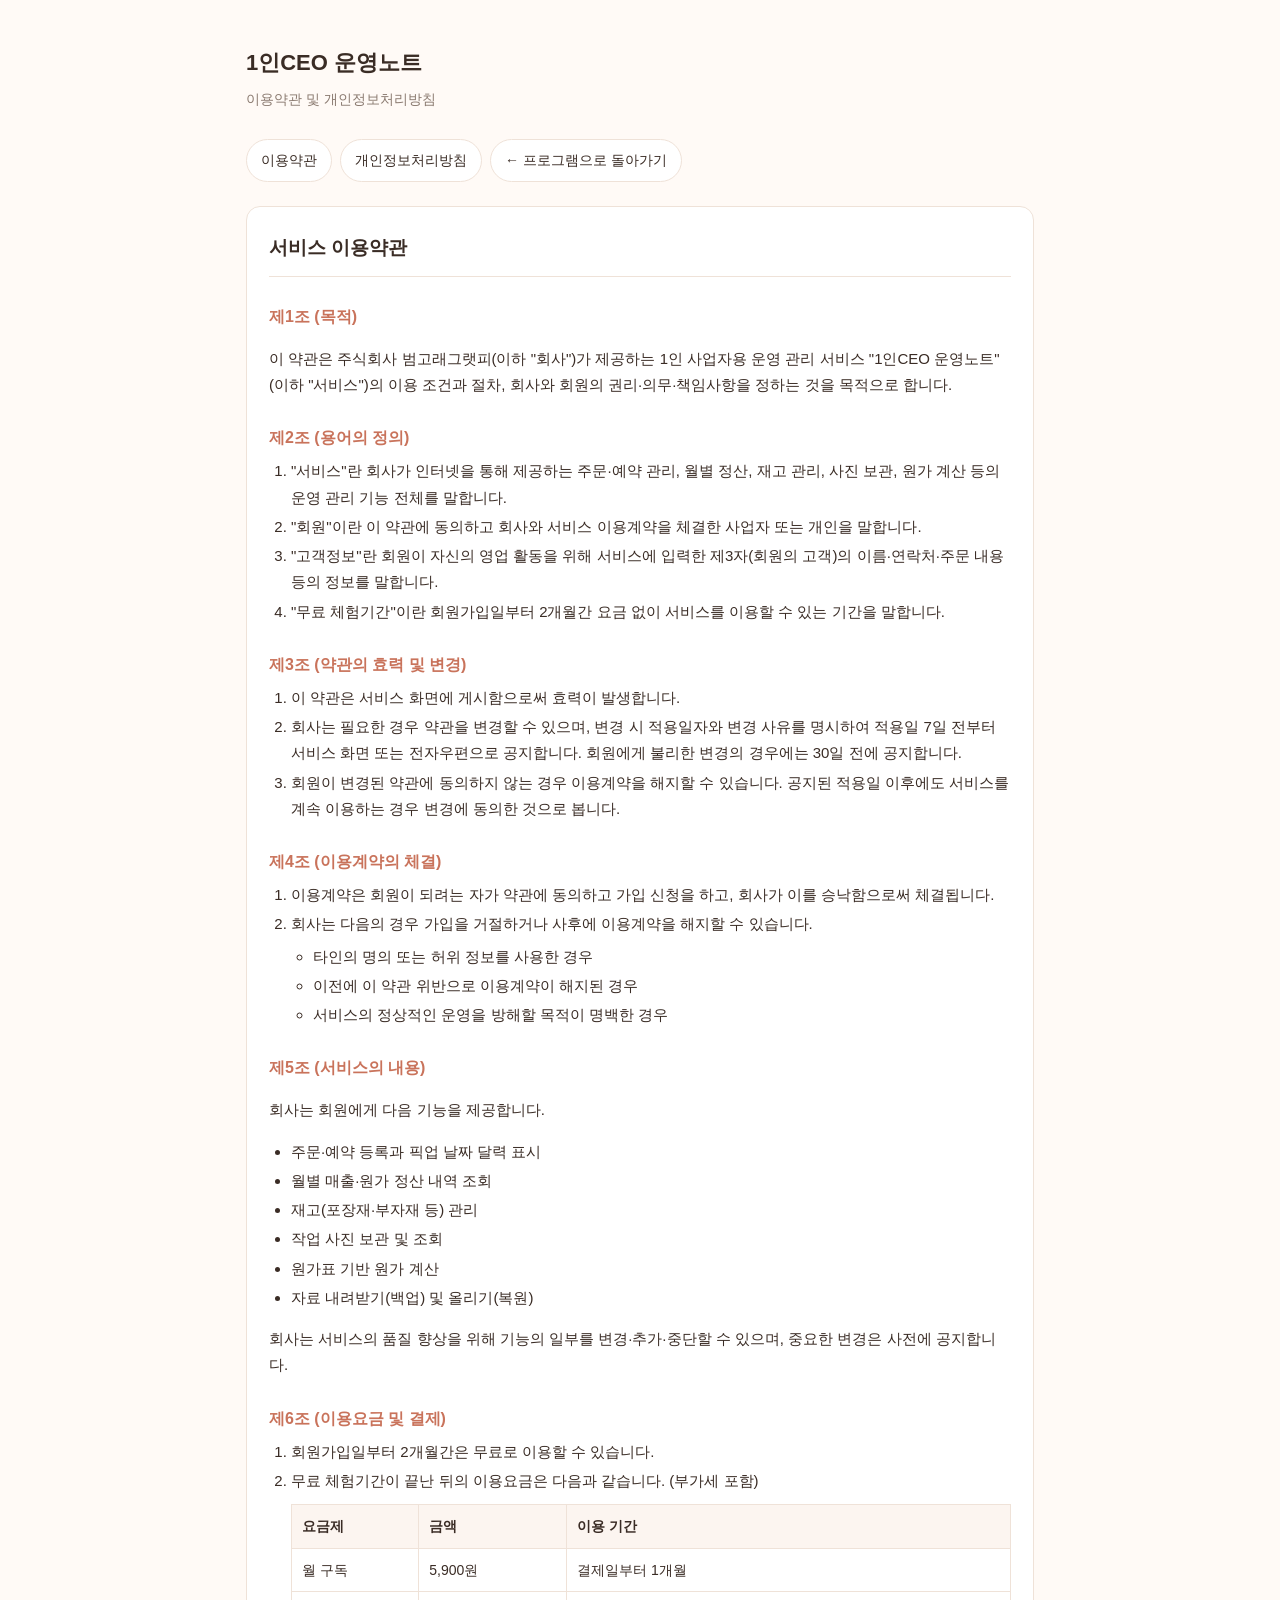
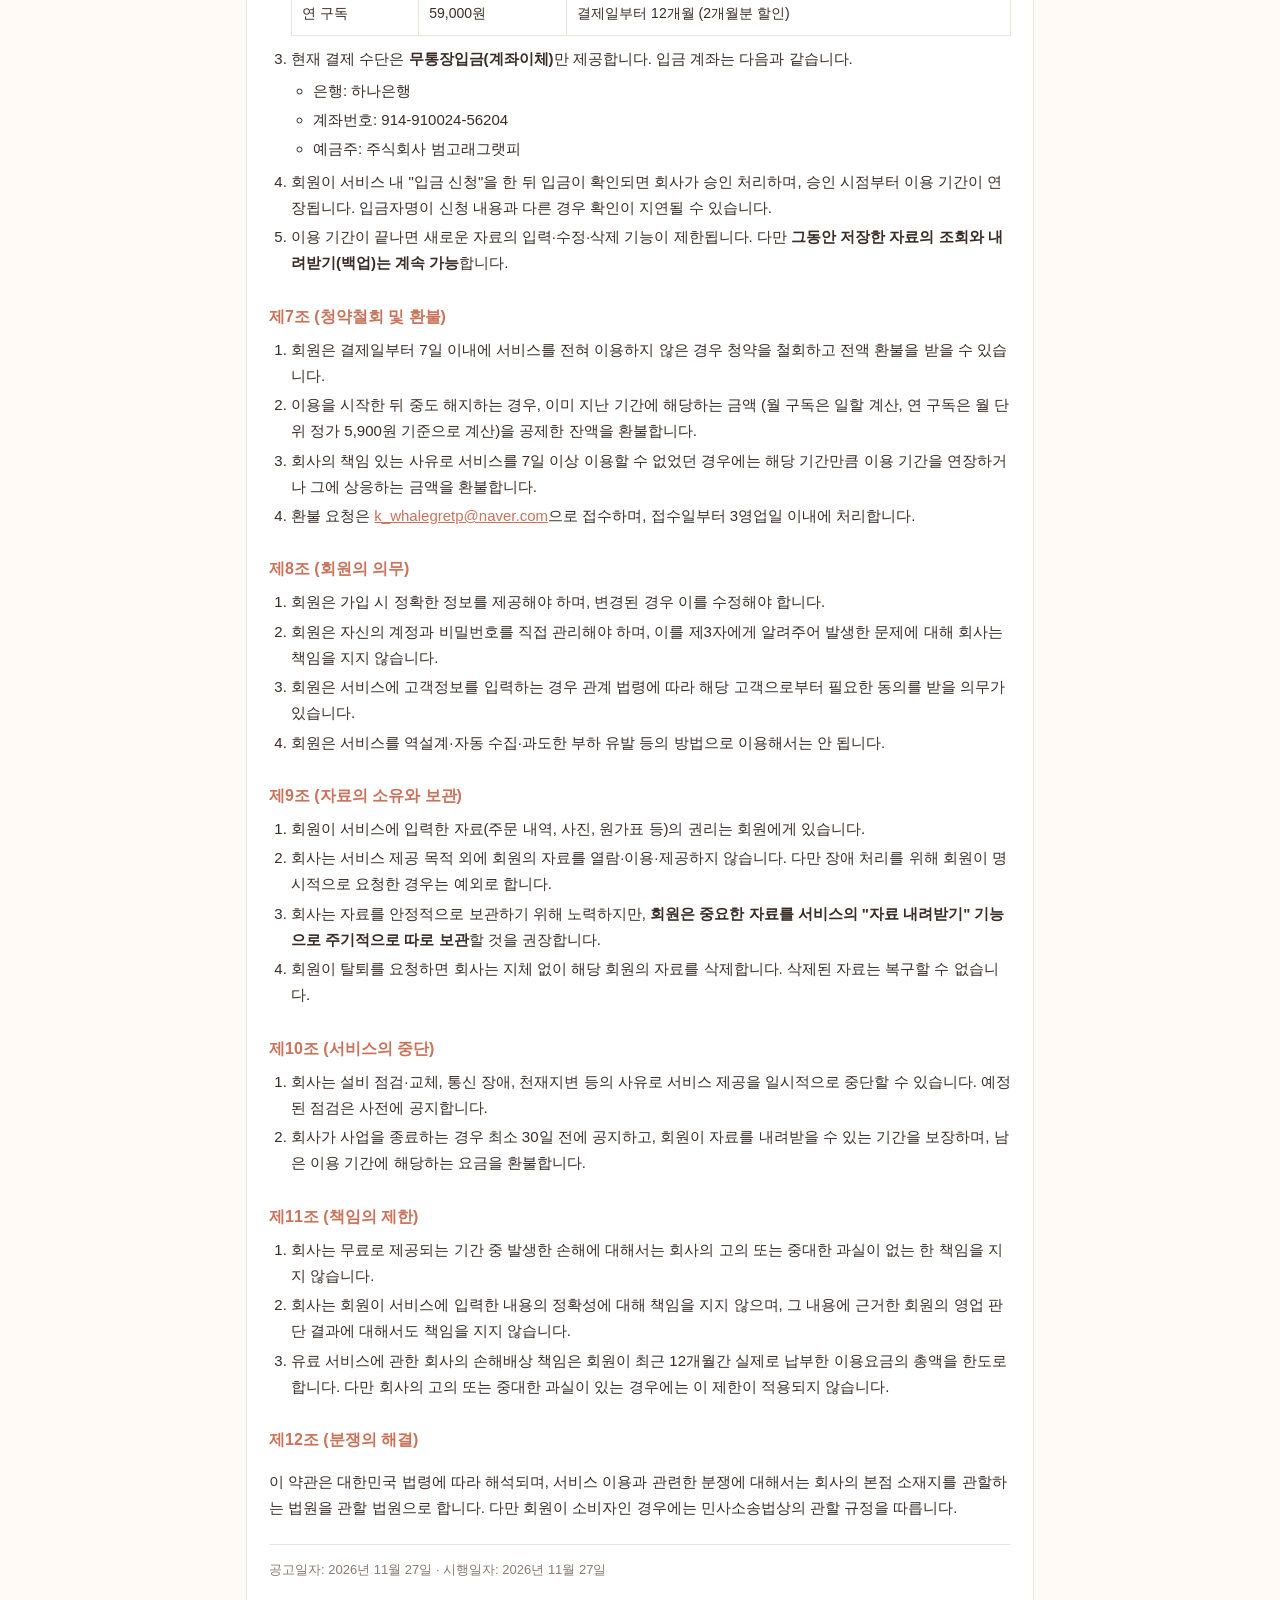
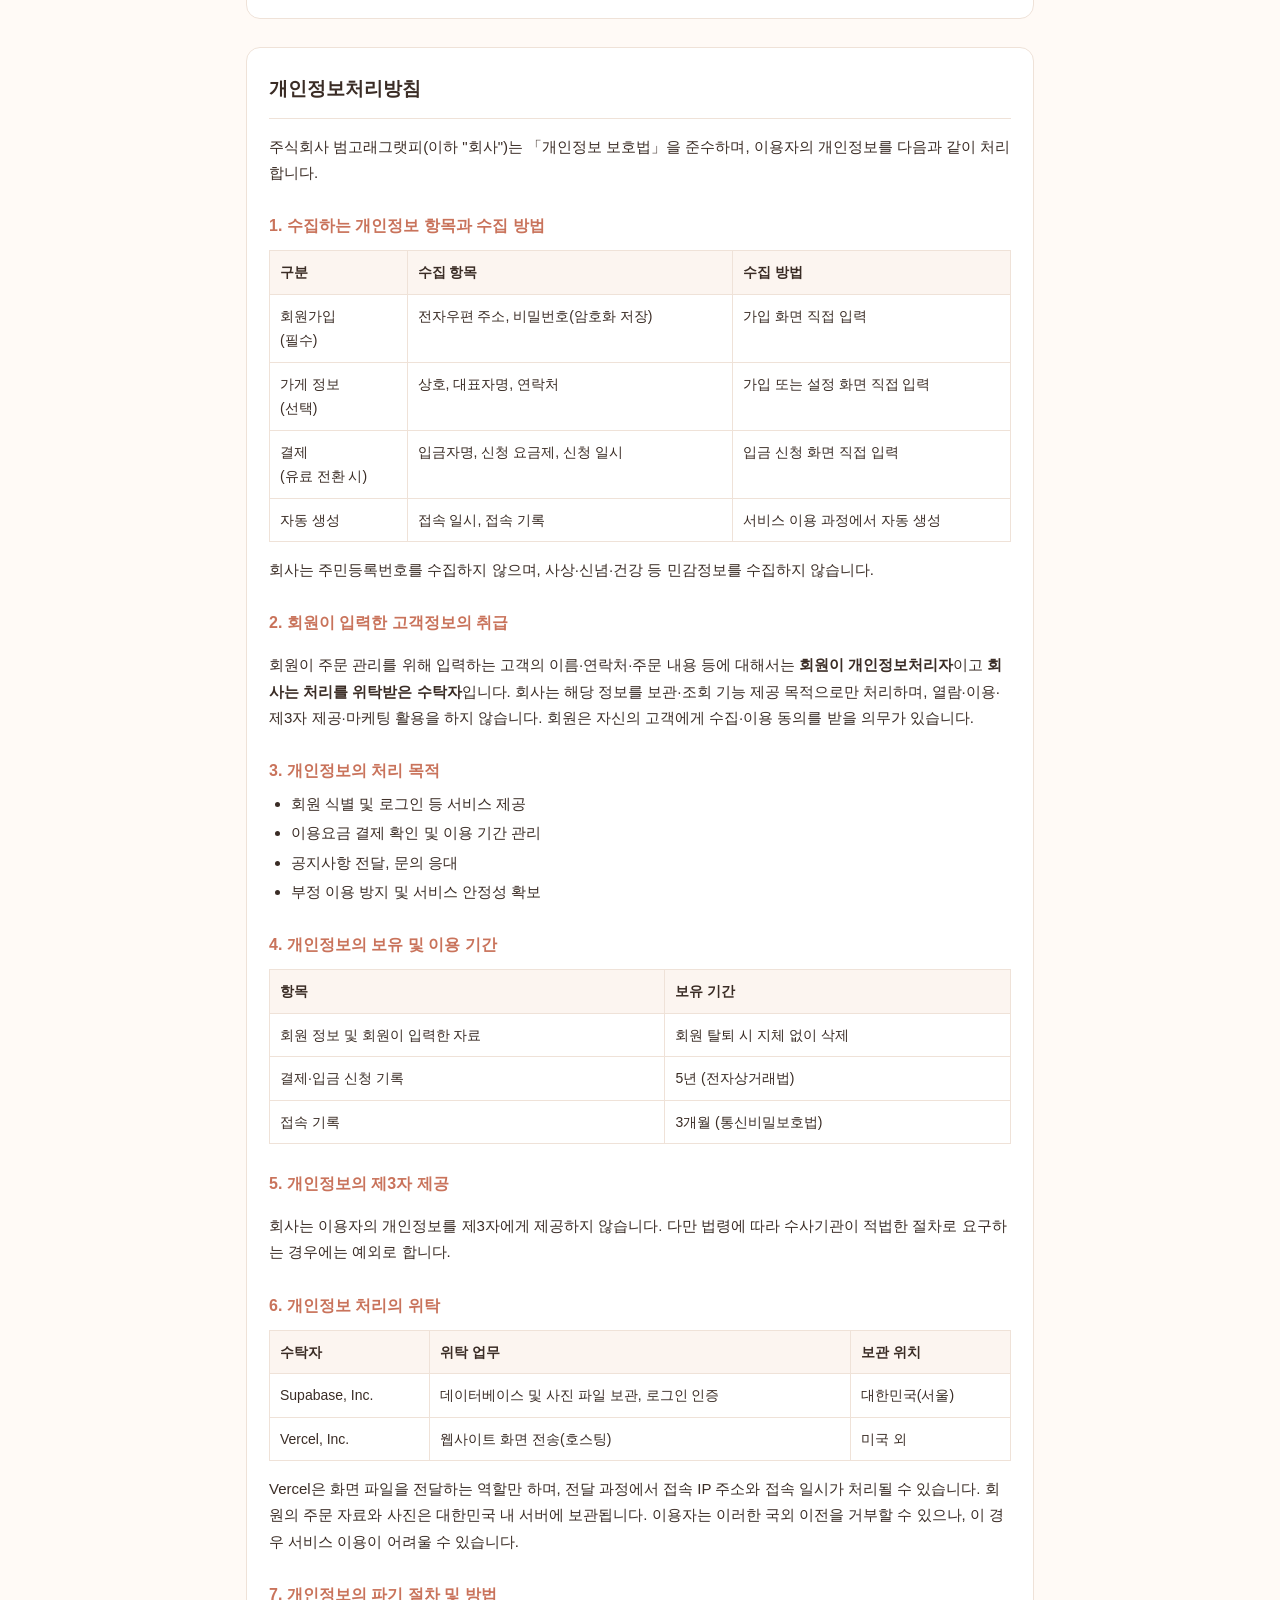
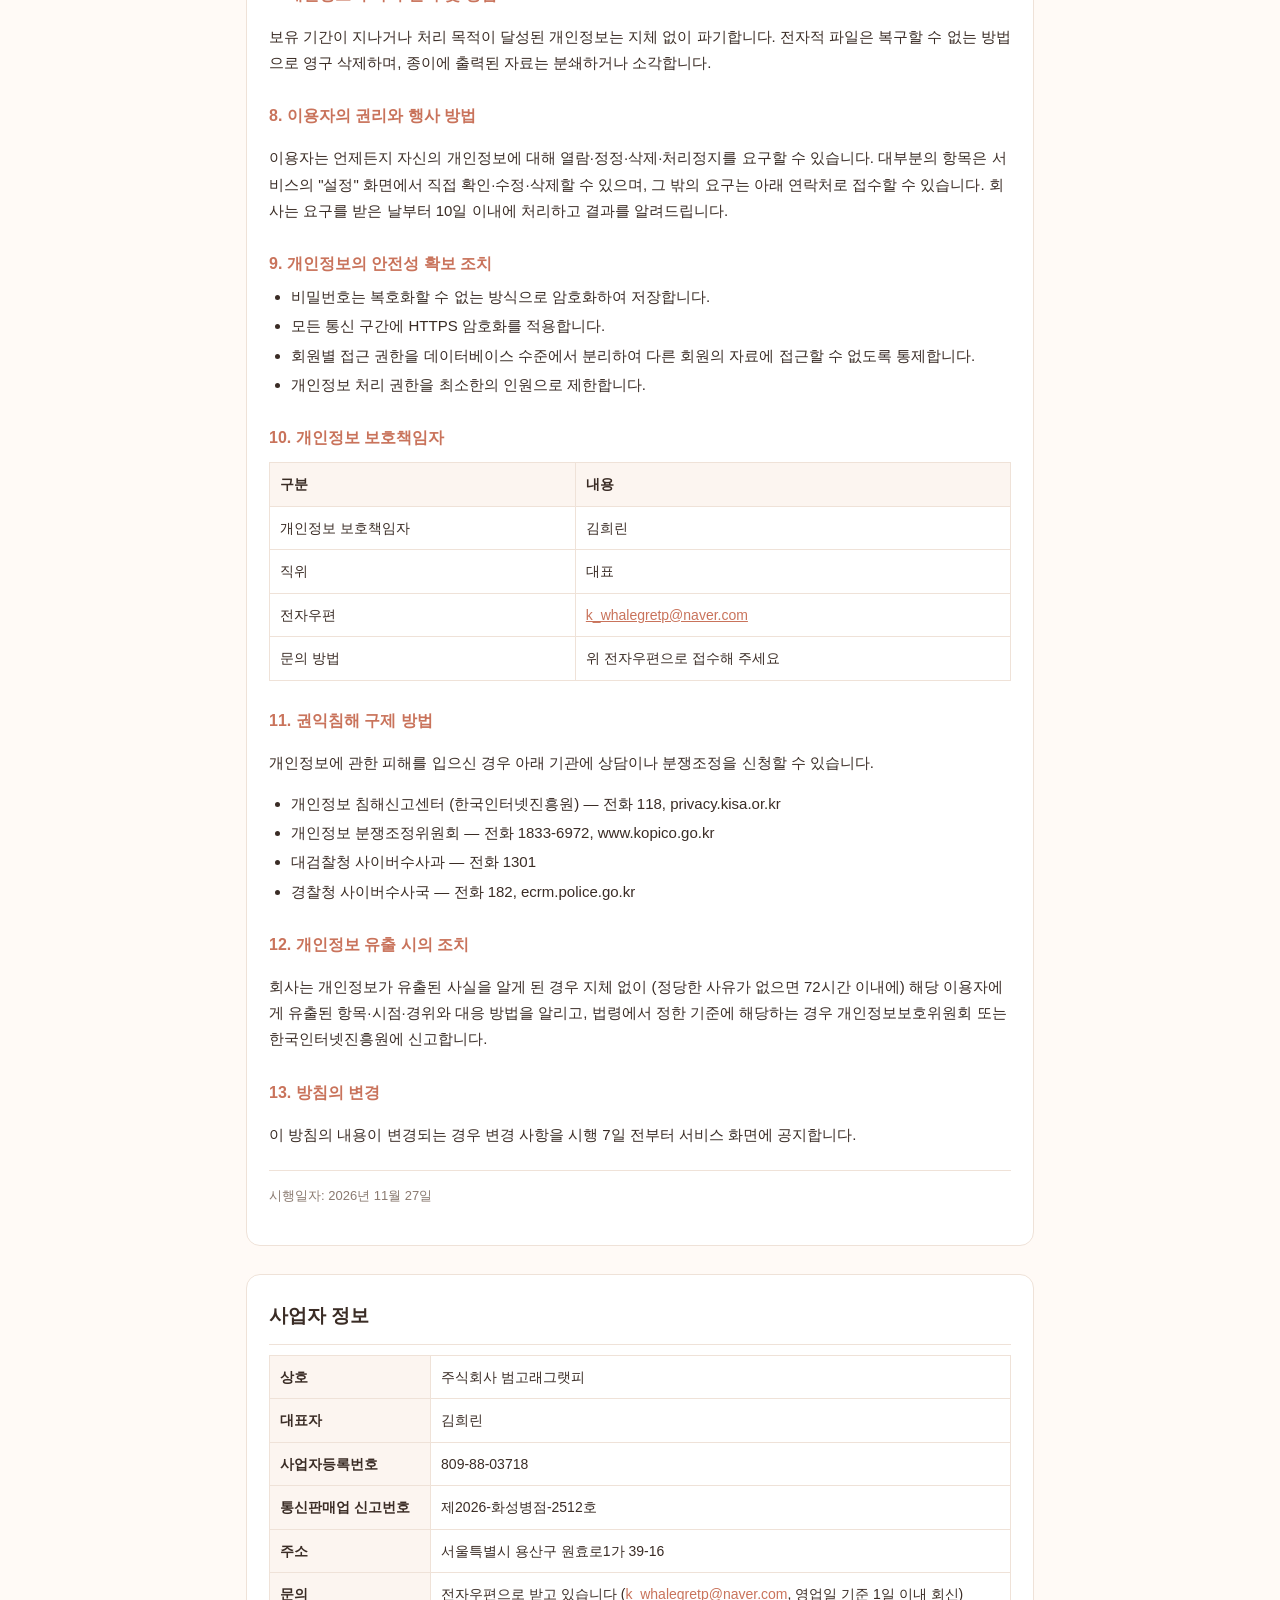
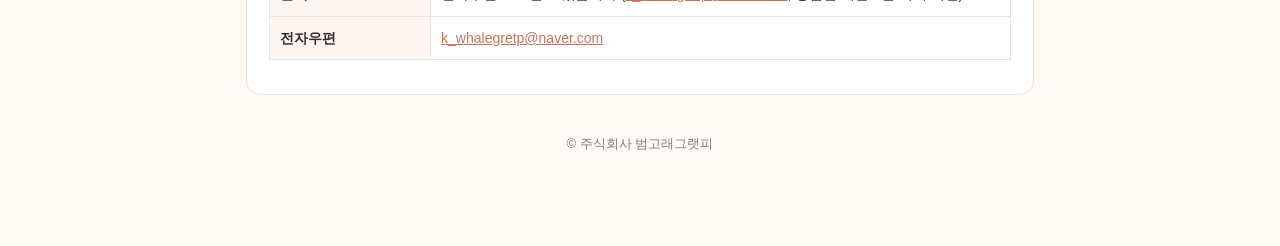
<file: cake-shop/terms.html>
<!doctype html>
<html lang="ko">
<head>
<meta charset="utf-8">
<meta name="viewport" content="width=device-width, initial-scale=1">
<title>이용약관 · 개인정보처리방침 — 1인CEO 운영노트</title>
<style>
  :root{
    --bg:#fffaf6; --card:#fff; --ink:#3a2c25; --soft:#8a7a70;
    --line:#efe2d8; --point:#c9735b; --warn:#fff4e5; --warnline:#f0c893;
  }
  *{box-sizing:border-box}
  body{margin:0;background:var(--bg);color:var(--ink);
    font:16px/1.75 -apple-system,BlinkMacSystemFont,"Apple SD Gothic Neo","Malgun Gothic",sans-serif}
  .wrap{max-width:820px;margin:0 auto;padding:24px 16px 80px}
  header{padding:20px 0 8px}
  h1{font-size:22px;margin:0 0 4px}
  .sub{color:var(--soft);font-size:14px;margin:0}
  nav{display:flex;gap:8px;margin:20px 0 24px;flex-wrap:wrap}
  nav a{display:inline-block;padding:8px 14px;border:1px solid var(--line);border-radius:999px;
    background:var(--card);color:var(--ink);text-decoration:none;font-size:14px}
  nav a:hover{border-color:var(--point);color:var(--point)}
  section{background:var(--card);border:1px solid var(--line);border-radius:14px;
    padding:24px 22px;margin-bottom:28px}
  h2{font-size:19px;margin:0 0 6px;padding-bottom:12px;border-bottom:1px solid var(--line)}
  h3{font-size:16px;margin:26px 0 6px;color:var(--point)}
  p,li{font-size:15px}
  ul,ol{padding-left:22px;margin:6px 0}
  li{margin:3px 0}
  table{width:100%;border-collapse:collapse;margin:10px 0;font-size:14px}
  th,td{border:1px solid var(--line);padding:9px 10px;text-align:left;vertical-align:top}
  th{background:#fcf5f0;font-weight:600;white-space:nowrap}
  .blank{background:#fff2b8;border-bottom:1px dashed #c9a227;padding:0 4px;border-radius:3px}
  .note{background:var(--warn);border:1px solid var(--warnline);border-radius:10px;
    padding:14px 16px;font-size:14px;margin:0 0 24px}
  .meta{color:var(--soft);font-size:13px;margin-top:22px;padding-top:14px;border-top:1px solid var(--line)}
  footer{text-align:center;color:var(--soft);font-size:13px;padding:10px}
  a{color:var(--point)}
  @media (prefers-color-scheme:dark){
    :root:not([data-theme="light"]){
      --bg:#1d1715; --card:#262020; --ink:#f2e8e2; --soft:#a89a93;
      --line:#3c3230; --point:#e59a82; --warn:#3a2d1c; --warnline:#6b5533;
    }
    :root:not([data-theme="light"]) th{background:#302726}
    :root:not([data-theme="light"]) .blank{background:#5a4a16;border-bottom-color:#c9a227;color:#ffeaa0}
  }
</style>
</head>
<body>
<div class="wrap">

<header>
  <h1>1인CEO 운영노트</h1>
  <p class="sub">이용약관 및 개인정보처리방침</p>
</header>

<nav>
  <a href="#terms">이용약관</a>
  <a href="#privacy">개인정보처리방침</a>
  <a href="index.html">← 프로그램으로 돌아가기</a>
</nav>

<!-- ================= 이용약관 ================= -->
<section id="terms">
  <h2>서비스 이용약관</h2>

  <h3>제1조 (목적)</h3>
  <p>이 약관은 주식회사 범고래그랫피(이하 "회사")가 제공하는 1인 사업자용 운영 관리 서비스
  "1인CEO 운영노트"(이하 "서비스")의 이용 조건과 절차, 회사와 회원의 권리·의무·책임사항을
  정하는 것을 목적으로 합니다.</p>

  <h3>제2조 (용어의 정의)</h3>
  <ol>
    <li>"서비스"란 회사가 인터넷을 통해 제공하는 주문·예약 관리, 월별 정산, 재고 관리,
    사진 보관, 원가 계산 등의 운영 관리 기능 전체를 말합니다.</li>
    <li>"회원"이란 이 약관에 동의하고 회사와 서비스 이용계약을 체결한 사업자 또는 개인을 말합니다.</li>
    <li>"고객정보"란 회원이 자신의 영업 활동을 위해 서비스에 입력한 제3자(회원의 고객)의
    이름·연락처·주문 내용 등의 정보를 말합니다.</li>
    <li>"무료 체험기간"이란 회원가입일부터 2개월간 요금 없이 서비스를 이용할 수 있는 기간을 말합니다.</li>
  </ol>

  <h3>제3조 (약관의 효력 및 변경)</h3>
  <ol>
    <li>이 약관은 서비스 화면에 게시함으로써 효력이 발생합니다.</li>
    <li>회사는 필요한 경우 약관을 변경할 수 있으며, 변경 시 적용일자와 변경 사유를 명시하여
    적용일 7일 전부터 서비스 화면 또는 전자우편으로 공지합니다.
    회원에게 불리한 변경의 경우에는 30일 전에 공지합니다.</li>
    <li>회원이 변경된 약관에 동의하지 않는 경우 이용계약을 해지할 수 있습니다.
    공지된 적용일 이후에도 서비스를 계속 이용하는 경우 변경에 동의한 것으로 봅니다.</li>
  </ol>

  <h3>제4조 (이용계약의 체결)</h3>
  <ol>
    <li>이용계약은 회원이 되려는 자가 약관에 동의하고 가입 신청을 하고,
    회사가 이를 승낙함으로써 체결됩니다.</li>
    <li>회사는 다음의 경우 가입을 거절하거나 사후에 이용계약을 해지할 수 있습니다.
      <ul>
        <li>타인의 명의 또는 허위 정보를 사용한 경우</li>
        <li>이전에 이 약관 위반으로 이용계약이 해지된 경우</li>
        <li>서비스의 정상적인 운영을 방해할 목적이 명백한 경우</li>
      </ul>
    </li>
  </ol>

  <h3>제5조 (서비스의 내용)</h3>
  <p>회사는 회원에게 다음 기능을 제공합니다.</p>
  <ul>
    <li>주문·예약 등록과 픽업 날짜 달력 표시</li>
    <li>월별 매출·원가 정산 내역 조회</li>
    <li>재고(포장재·부자재 등) 관리</li>
    <li>작업 사진 보관 및 조회</li>
    <li>원가표 기반 원가 계산</li>
    <li>자료 내려받기(백업) 및 올리기(복원)</li>
  </ul>
  <p>회사는 서비스의 품질 향상을 위해 기능의 일부를 변경·추가·중단할 수 있으며,
  중요한 변경은 사전에 공지합니다.</p>

  <h3>제6조 (이용요금 및 결제)</h3>
  <ol>
    <li>회원가입일부터 2개월간은 무료로 이용할 수 있습니다.</li>
    <li>무료 체험기간이 끝난 뒤의 이용요금은 다음과 같습니다. (부가세 포함)
      <table>
        <tr><th>요금제</th><th>금액</th><th>이용 기간</th></tr>
        <tr><td>월 구독</td><td>5,900원</td><td>결제일부터 1개월</td></tr>
        <tr><td>연 구독</td><td>59,000원</td><td>결제일부터 12개월 (2개월분 할인)</td></tr>
      </table>
    </li>
    <li>현재 결제 수단은 <strong>무통장입금(계좌이체)</strong>만 제공합니다.
    입금 계좌는 다음과 같습니다.
      <ul>
        <li>은행: 하나은행</li>
        <li>계좌번호: 914-910024-56204</li>
        <li>예금주: 주식회사 범고래그랫피</li>
      </ul>
    </li>
    <li>회원이 서비스 내 "입금 신청"을 한 뒤 입금이 확인되면 회사가 승인 처리하며,
    승인 시점부터 이용 기간이 연장됩니다. 입금자명이 신청 내용과 다른 경우 확인이 지연될 수 있습니다.</li>
    <li>이용 기간이 끝나면 새로운 자료의 입력·수정·삭제 기능이 제한됩니다.
    다만 <strong>그동안 저장한 자료의 조회와 내려받기(백업)는 계속 가능</strong>합니다.</li>
  </ol>

  <h3>제7조 (청약철회 및 환불)</h3>
  <ol>
    <li>회원은 결제일부터 7일 이내에 서비스를 전혀 이용하지 않은 경우 청약을 철회하고
    전액 환불을 받을 수 있습니다.</li>
    <li>이용을 시작한 뒤 중도 해지하는 경우, 이미 지난 기간에 해당하는 금액
    (월 구독은 일할 계산, 연 구독은 월 단위 정가 5,900원 기준으로 계산)을 공제한 잔액을 환불합니다.</li>
    <li>회사의 책임 있는 사유로 서비스를 7일 이상 이용할 수 없었던 경우에는
    해당 기간만큼 이용 기간을 연장하거나 그에 상응하는 금액을 환불합니다.</li>
    <li>환불 요청은 <a href="mailto:k_whalegretp@naver.com">k_whalegretp@naver.com</a>으로 접수하며,
    접수일부터 3영업일 이내에 처리합니다.</li>
  </ol>

  <h3>제8조 (회원의 의무)</h3>
  <ol>
    <li>회원은 가입 시 정확한 정보를 제공해야 하며, 변경된 경우 이를 수정해야 합니다.</li>
    <li>회원은 자신의 계정과 비밀번호를 직접 관리해야 하며,
    이를 제3자에게 알려주어 발생한 문제에 대해 회사는 책임을 지지 않습니다.</li>
    <li>회원은 서비스에 고객정보를 입력하는 경우 관계 법령에 따라
    해당 고객으로부터 필요한 동의를 받을 의무가 있습니다.</li>
    <li>회원은 서비스를 역설계·자동 수집·과도한 부하 유발 등의 방법으로 이용해서는 안 됩니다.</li>
  </ol>

  <h3>제9조 (자료의 소유와 보관)</h3>
  <ol>
    <li>회원이 서비스에 입력한 자료(주문 내역, 사진, 원가표 등)의 권리는 회원에게 있습니다.</li>
    <li>회사는 서비스 제공 목적 외에 회원의 자료를 열람·이용·제공하지 않습니다.
    다만 장애 처리를 위해 회원이 명시적으로 요청한 경우는 예외로 합니다.</li>
    <li>회사는 자료를 안정적으로 보관하기 위해 노력하지만,
    <strong>회원은 중요한 자료를 서비스의 "자료 내려받기" 기능으로 주기적으로 따로 보관</strong>할 것을 권장합니다.</li>
    <li>회원이 탈퇴를 요청하면 회사는 지체 없이 해당 회원의 자료를 삭제합니다.
    삭제된 자료는 복구할 수 없습니다.</li>
  </ol>

  <h3>제10조 (서비스의 중단)</h3>
  <ol>
    <li>회사는 설비 점검·교체, 통신 장애, 천재지변 등의 사유로
    서비스 제공을 일시적으로 중단할 수 있습니다. 예정된 점검은 사전에 공지합니다.</li>
    <li>회사가 사업을 종료하는 경우 최소 30일 전에 공지하고,
    회원이 자료를 내려받을 수 있는 기간을 보장하며, 남은 이용 기간에 해당하는 요금을 환불합니다.</li>
  </ol>

  <h3>제11조 (책임의 제한)</h3>
  <ol>
    <li>회사는 무료로 제공되는 기간 중 발생한 손해에 대해서는
    회사의 고의 또는 중대한 과실이 없는 한 책임을 지지 않습니다.</li>
    <li>회사는 회원이 서비스에 입력한 내용의 정확성에 대해 책임을 지지 않으며,
    그 내용에 근거한 회원의 영업 판단 결과에 대해서도 책임을 지지 않습니다.</li>
    <li>유료 서비스에 관한 회사의 손해배상 책임은
    회원이 최근 12개월간 실제로 납부한 이용요금의 총액을 한도로 합니다.
    다만 회사의 고의 또는 중대한 과실이 있는 경우에는 이 제한이 적용되지 않습니다.</li>
  </ol>

  <h3>제12조 (분쟁의 해결)</h3>
  <p>이 약관은 대한민국 법령에 따라 해석되며, 서비스 이용과 관련한 분쟁에 대해서는
  회사의 본점 소재지를 관할하는 법원을 관할 법원으로 합니다.
  다만 회원이 소비자인 경우에는 민사소송법상의 관할 규정을 따릅니다.</p>

  <p class="meta">
    공고일자: 2026년 11월 27일 · 시행일자: 2026년 11월 27일
  </p>
</section>

<!-- ================= 개인정보처리방침 ================= -->
<section id="privacy">
  <h2>개인정보처리방침</h2>
  <p>주식회사 범고래그랫피(이하 "회사")는 「개인정보 보호법」을 준수하며,
  이용자의 개인정보를 다음과 같이 처리합니다.</p>

  <h3>1. 수집하는 개인정보 항목과 수집 방법</h3>
  <table>
    <tr><th>구분</th><th>수집 항목</th><th>수집 방법</th></tr>
    <tr>
      <td>회원가입<br>(필수)</td>
      <td>전자우편 주소, 비밀번호(암호화 저장)</td>
      <td>가입 화면 직접 입력</td>
    </tr>
    <tr>
      <td>가게 정보<br>(선택)</td>
      <td>상호, 대표자명, 연락처</td>
      <td>가입 또는 설정 화면 직접 입력</td>
    </tr>
    <tr>
      <td>결제<br>(유료 전환 시)</td>
      <td>입금자명, 신청 요금제, 신청 일시</td>
      <td>입금 신청 화면 직접 입력</td>
    </tr>
    <tr>
      <td>자동 생성</td>
      <td>접속 일시, 접속 기록</td>
      <td>서비스 이용 과정에서 자동 생성</td>
    </tr>
  </table>
  <p>회사는 주민등록번호를 수집하지 않으며,
  사상·신념·건강 등 민감정보를 수집하지 않습니다.</p>

  <h3>2. 회원이 입력한 고객정보의 취급</h3>
  <p>회원이 주문 관리를 위해 입력하는 고객의 이름·연락처·주문 내용 등에 대해서는
  <strong>회원이 개인정보처리자</strong>이고 <strong>회사는 처리를 위탁받은 수탁자</strong>입니다.
  회사는 해당 정보를 보관·조회 기능 제공 목적으로만 처리하며,
  열람·이용·제3자 제공·마케팅 활용을 하지 않습니다.
  회원은 자신의 고객에게 수집·이용 동의를 받을 의무가 있습니다.</p>

  <h3>3. 개인정보의 처리 목적</h3>
  <ul>
    <li>회원 식별 및 로그인 등 서비스 제공</li>
    <li>이용요금 결제 확인 및 이용 기간 관리</li>
    <li>공지사항 전달, 문의 응대</li>
    <li>부정 이용 방지 및 서비스 안정성 확보</li>
  </ul>

  <h3>4. 개인정보의 보유 및 이용 기간</h3>
  <table>
    <tr><th>항목</th><th>보유 기간</th></tr>
    <tr><td>회원 정보 및 회원이 입력한 자료</td><td>회원 탈퇴 시 지체 없이 삭제</td></tr>
    <tr><td>결제·입금 신청 기록</td><td>5년 (전자상거래법)</td></tr>
    <tr><td>접속 기록</td><td>3개월 (통신비밀보호법)</td></tr>
  </table>

  <h3>5. 개인정보의 제3자 제공</h3>
  <p>회사는 이용자의 개인정보를 제3자에게 제공하지 않습니다.
  다만 법령에 따라 수사기관이 적법한 절차로 요구하는 경우에는 예외로 합니다.</p>

  <h3>6. 개인정보 처리의 위탁</h3>
  <table>
    <tr><th>수탁자</th><th>위탁 업무</th><th>보관 위치</th></tr>
    <tr>
      <td>Supabase, Inc.</td>
      <td>데이터베이스 및 사진 파일 보관, 로그인 인증</td>
      <td>대한민국(서울)</td>
    </tr>
    <tr>
      <td>Vercel, Inc.</td>
      <td>웹사이트 화면 전송(호스팅)</td>
      <td>미국 외</td>
    </tr>
  </table>
  <p>Vercel은 화면 파일을 전달하는 역할만 하며, 전달 과정에서 접속 IP 주소와
  접속 일시가 처리될 수 있습니다. 회원의 주문 자료와 사진은 대한민국 내 서버에 보관됩니다.
  이용자는 이러한 국외 이전을 거부할 수 있으나, 이 경우 서비스 이용이 어려울 수 있습니다.</p>

  <h3>7. 개인정보의 파기 절차 및 방법</h3>
  <p>보유 기간이 지나거나 처리 목적이 달성된 개인정보는 지체 없이 파기합니다.
  전자적 파일은 복구할 수 없는 방법으로 영구 삭제하며,
  종이에 출력된 자료는 분쇄하거나 소각합니다.</p>

  <h3>8. 이용자의 권리와 행사 방법</h3>
  <p>이용자는 언제든지 자신의 개인정보에 대해 열람·정정·삭제·처리정지를 요구할 수 있습니다.
  대부분의 항목은 서비스의 "설정" 화면에서 직접 확인·수정·삭제할 수 있으며,
  그 밖의 요구는 아래 연락처로 접수할 수 있습니다.
  회사는 요구를 받은 날부터 10일 이내에 처리하고 결과를 알려드립니다.</p>

  <h3>9. 개인정보의 안전성 확보 조치</h3>
  <ul>
    <li>비밀번호는 복호화할 수 없는 방식으로 암호화하여 저장합니다.</li>
    <li>모든 통신 구간에 HTTPS 암호화를 적용합니다.</li>
    <li>회원별 접근 권한을 데이터베이스 수준에서 분리하여
    다른 회원의 자료에 접근할 수 없도록 통제합니다.</li>
    <li>개인정보 처리 권한을 최소한의 인원으로 제한합니다.</li>
  </ul>

  <h3>10. 개인정보 보호책임자</h3>
  <table>
    <tr><th>구분</th><th>내용</th></tr>
    <tr><td>개인정보 보호책임자</td><td>김희린</td></tr>
    <tr><td>직위</td><td>대표</td></tr>
    <tr><td>전자우편</td><td><a href="mailto:k_whalegretp@naver.com">k_whalegretp@naver.com</a></td></tr>
    <tr><td>문의 방법</td><td>위 전자우편으로 접수해 주세요</td></tr>
  </table>

  <h3>11. 권익침해 구제 방법</h3>
  <p>개인정보에 관한 피해를 입으신 경우 아래 기관에 상담이나 분쟁조정을 신청할 수 있습니다.</p>
  <ul>
    <li>개인정보 침해신고센터 (한국인터넷진흥원) — 전화 118, privacy.kisa.or.kr</li>
    <li>개인정보 분쟁조정위원회 — 전화 1833-6972, www.kopico.go.kr</li>
    <li>대검찰청 사이버수사과 — 전화 1301</li>
    <li>경찰청 사이버수사국 — 전화 182, ecrm.police.go.kr</li>
  </ul>

  <h3>12. 개인정보 유출 시의 조치</h3>
  <p>회사는 개인정보가 유출된 사실을 알게 된 경우 지체 없이
  (정당한 사유가 없으면 72시간 이내에) 해당 이용자에게 유출된 항목·시점·경위와
  대응 방법을 알리고, 법령에서 정한 기준에 해당하는 경우
  개인정보보호위원회 또는 한국인터넷진흥원에 신고합니다.</p>

  <h3>13. 방침의 변경</h3>
  <p>이 방침의 내용이 변경되는 경우 변경 사항을 시행 7일 전부터 서비스 화면에 공지합니다.</p>

  <p class="meta">
    시행일자: 2026년 11월 27일
  </p>
</section>

<!-- ================= 사업자 정보 ================= -->
<section id="biz">
  <h2>사업자 정보</h2>
  <table>
    <tr><th>상호</th><td>주식회사 범고래그랫피</td></tr>
    <tr><th>대표자</th><td>김희린</td></tr>
    <tr><th>사업자등록번호</th><td>809-88-03718</td></tr>
    <tr><th>통신판매업 신고번호</th><td>제2026-화성병점-2512호</td></tr>
    <tr><th>주소</th><td>서울특별시 용산구 원효로1가 39-16</td></tr>
    <tr><th>문의</th><td>전자우편으로 받고 있습니다 (<a href="mailto:k_whalegretp@naver.com">k_whalegretp@naver.com</a>, 영업일 기준 1일 이내 회신)</td></tr>
    <tr><th>전자우편</th><td><a href="mailto:k_whalegretp@naver.com">k_whalegretp@naver.com</a></td></tr>
  </table>
</section>

<footer>© 주식회사 범고래그랫피</footer>
</div>
</body>
</html>
</file>
